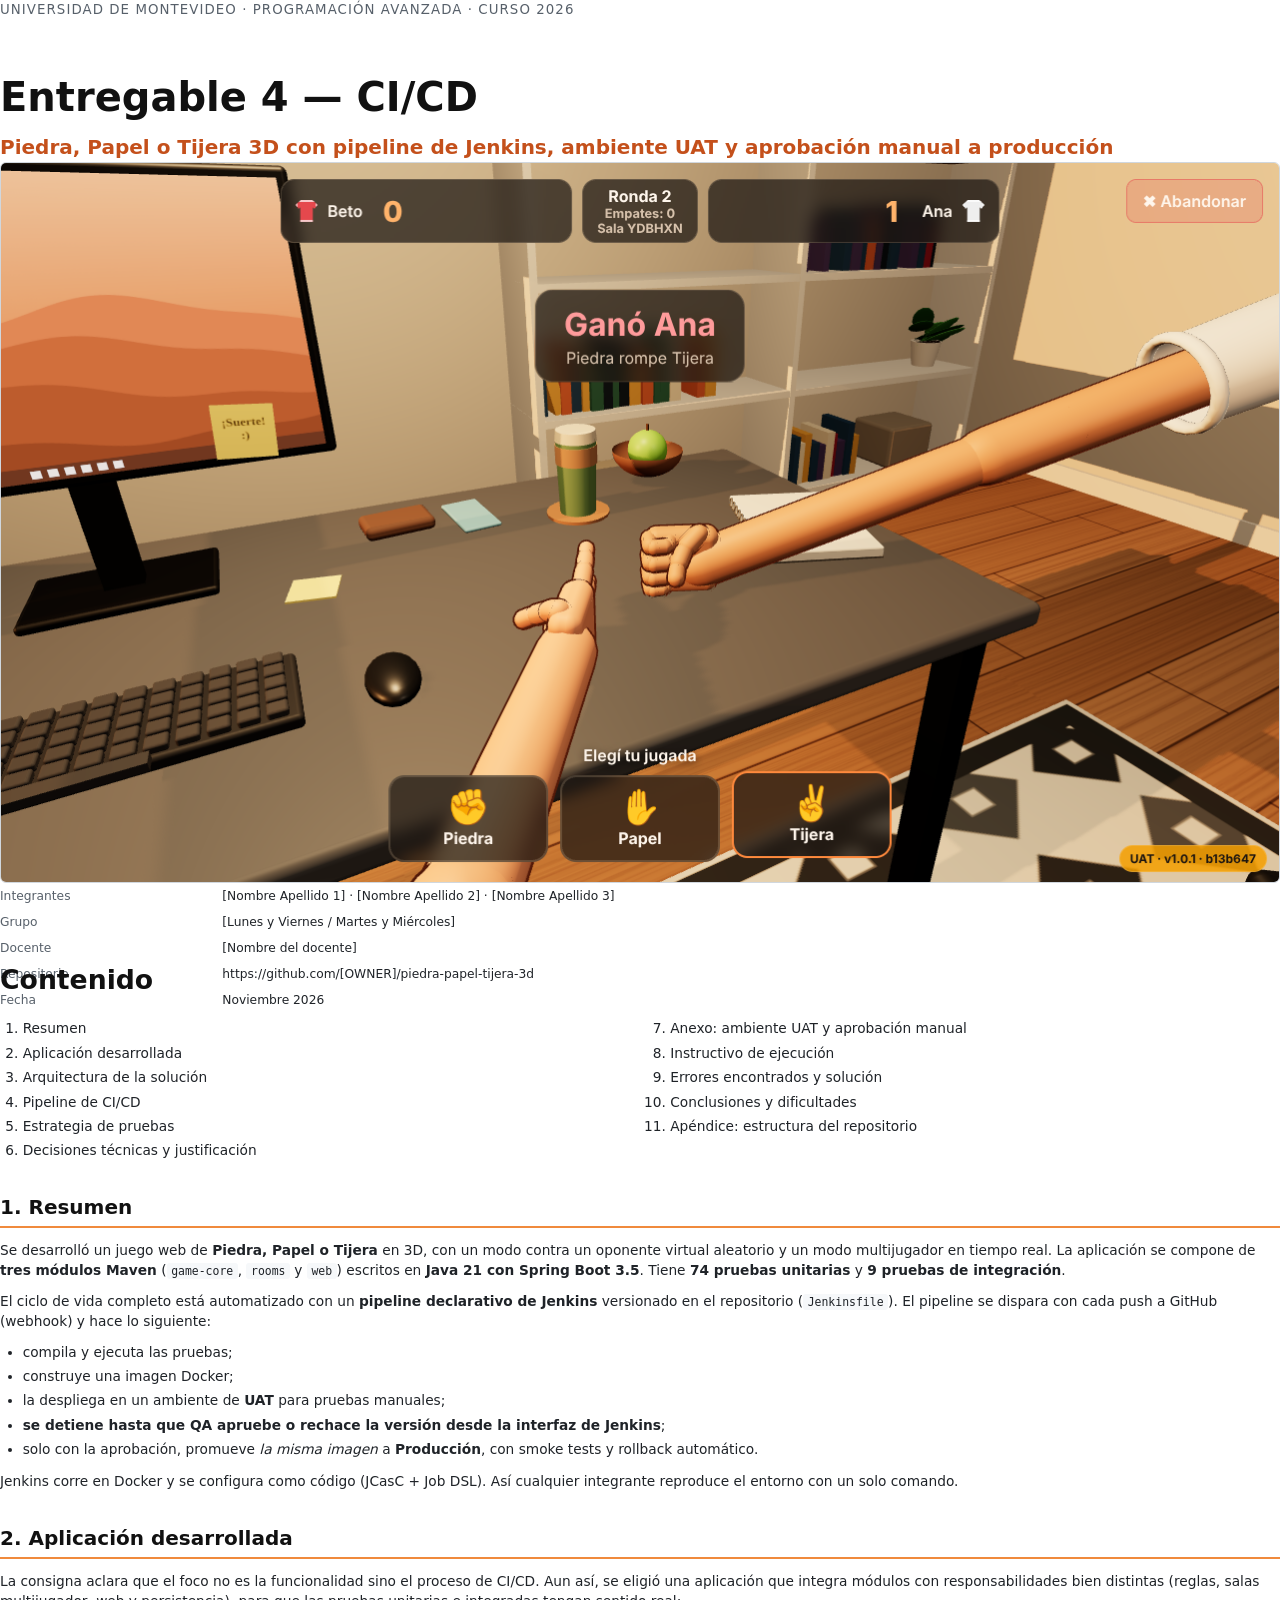
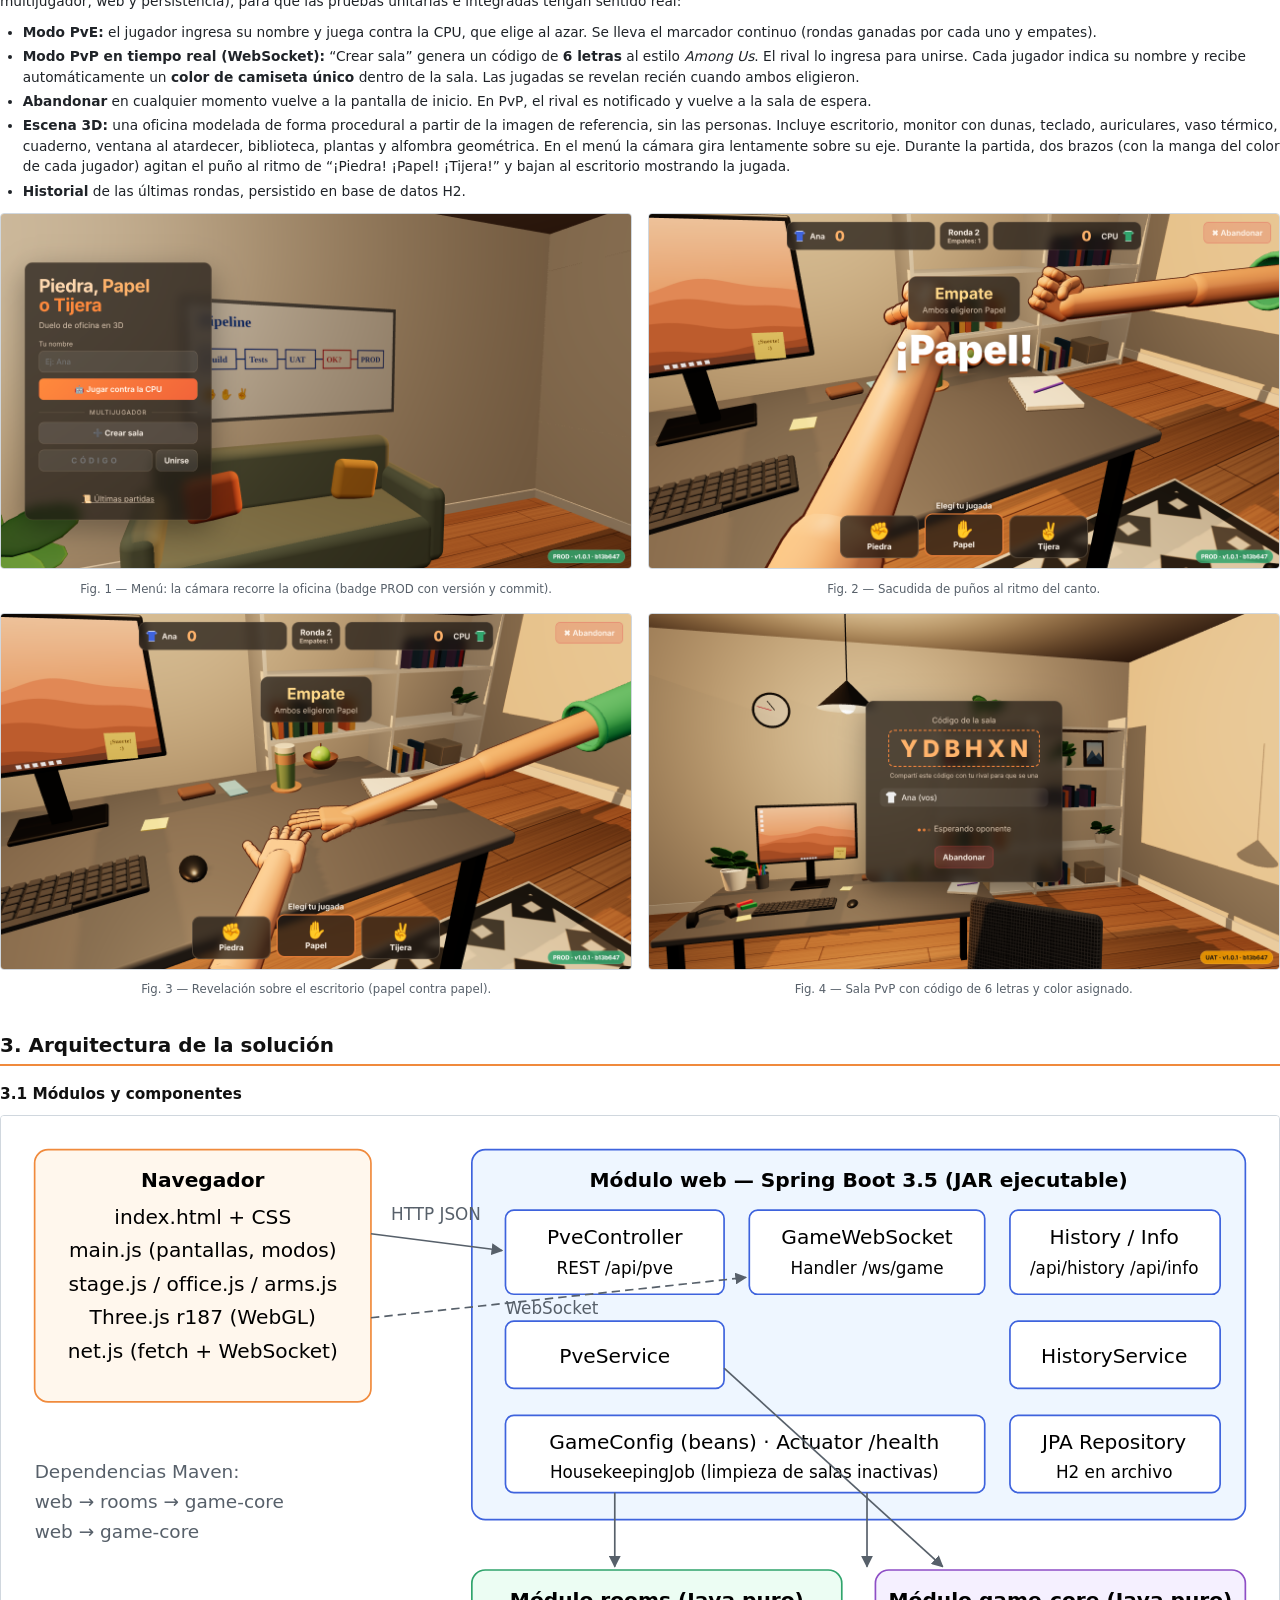
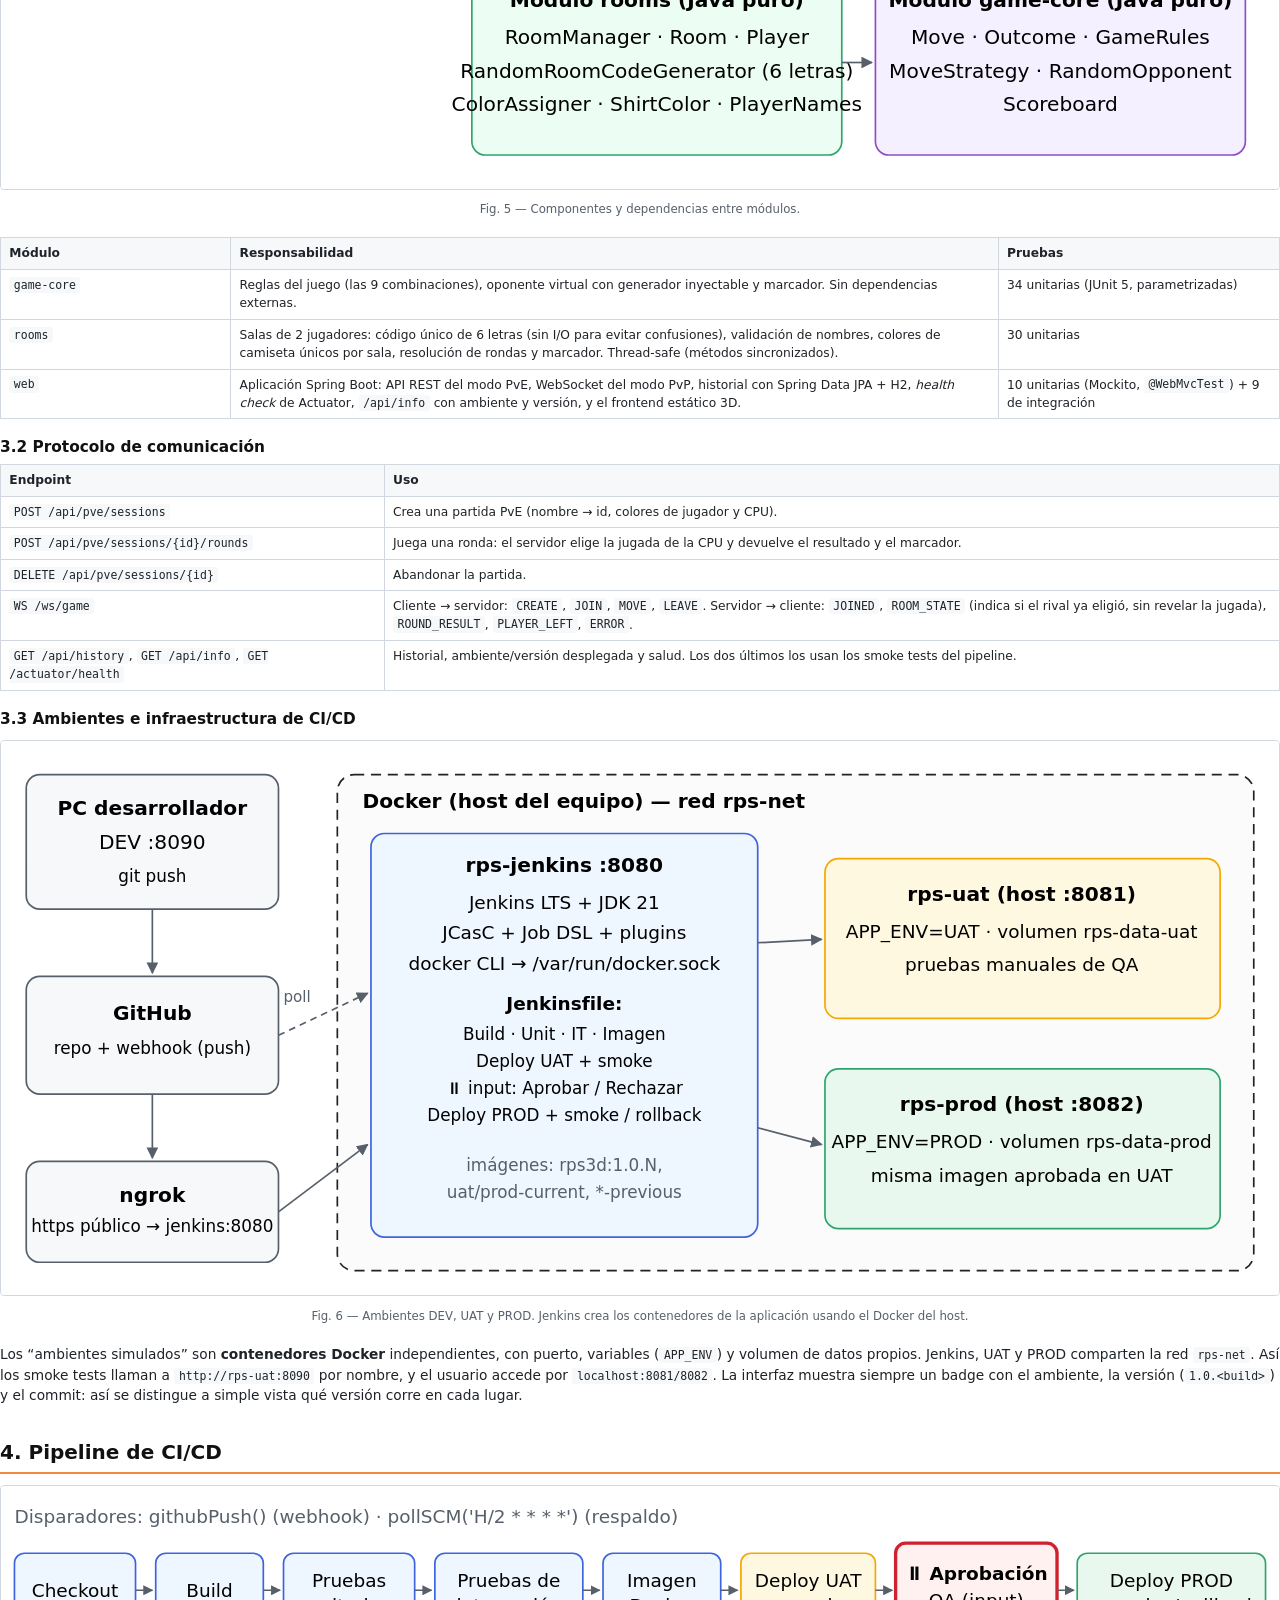
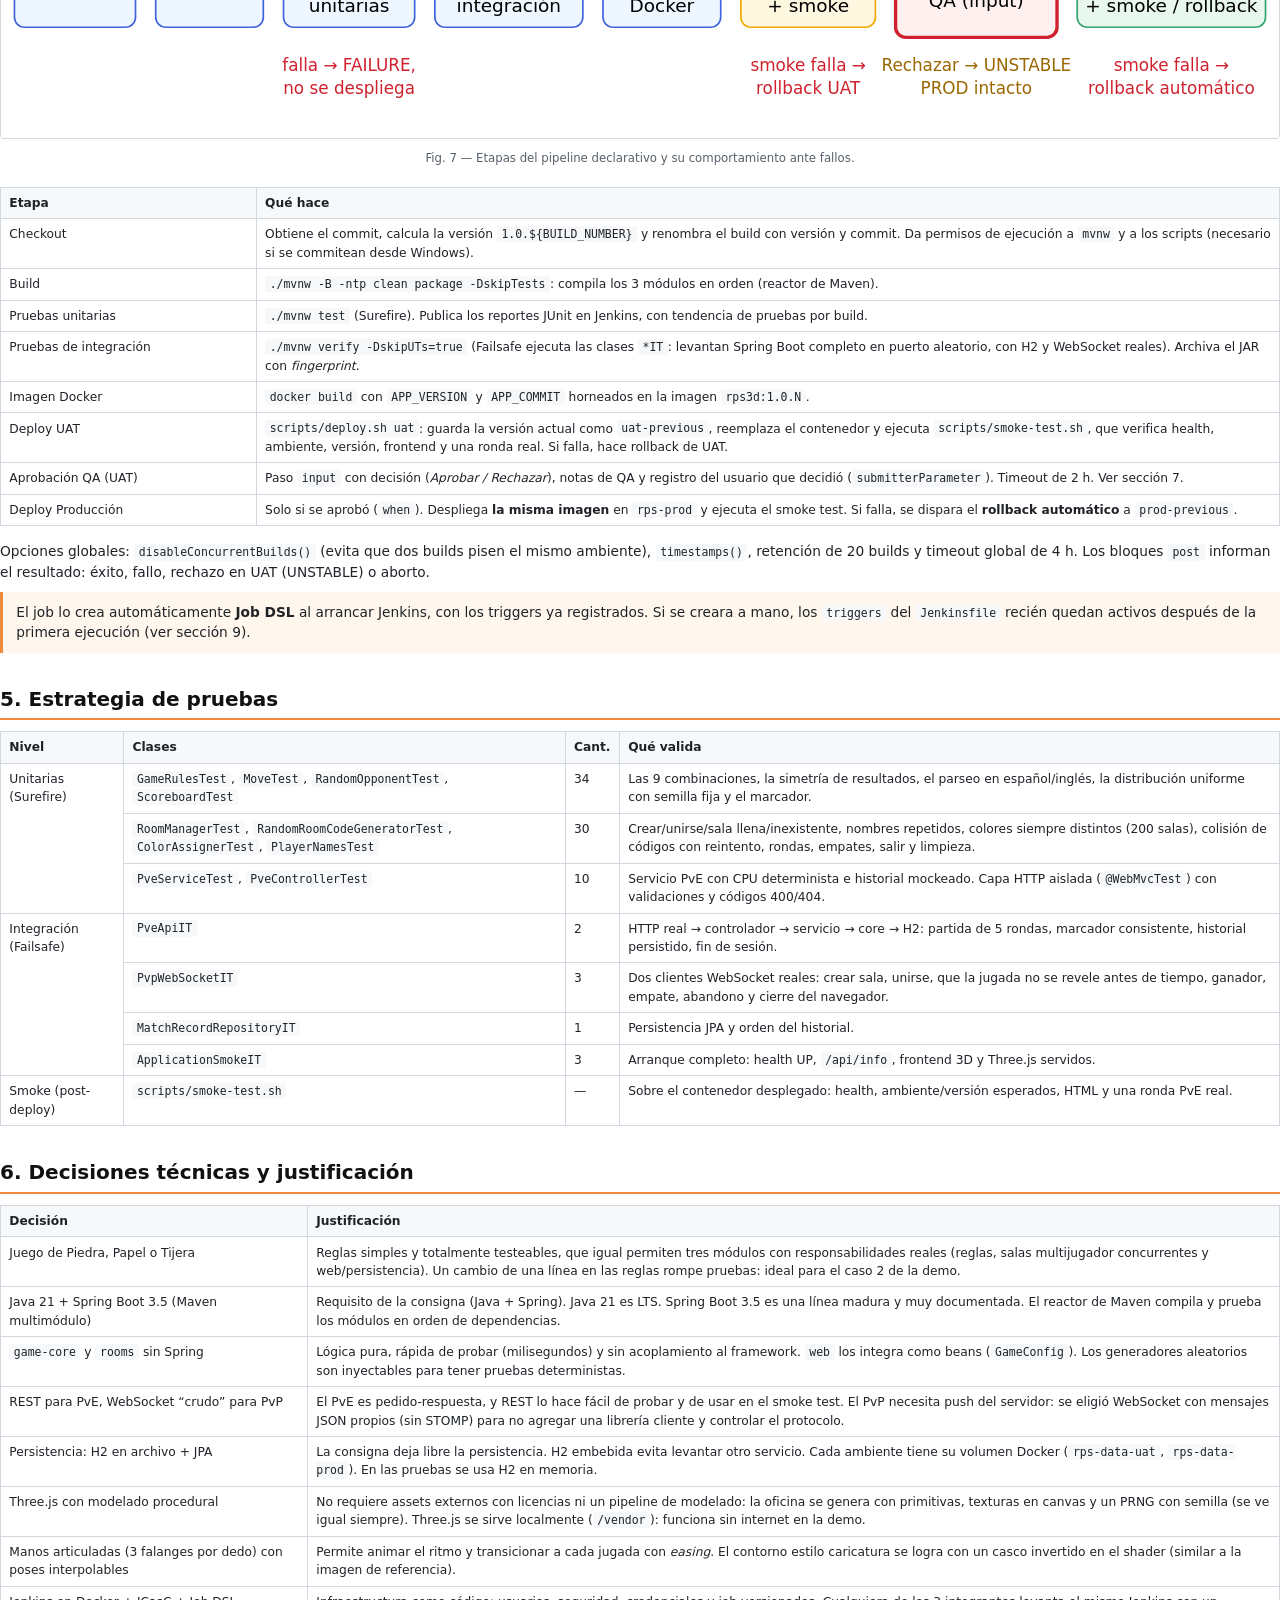
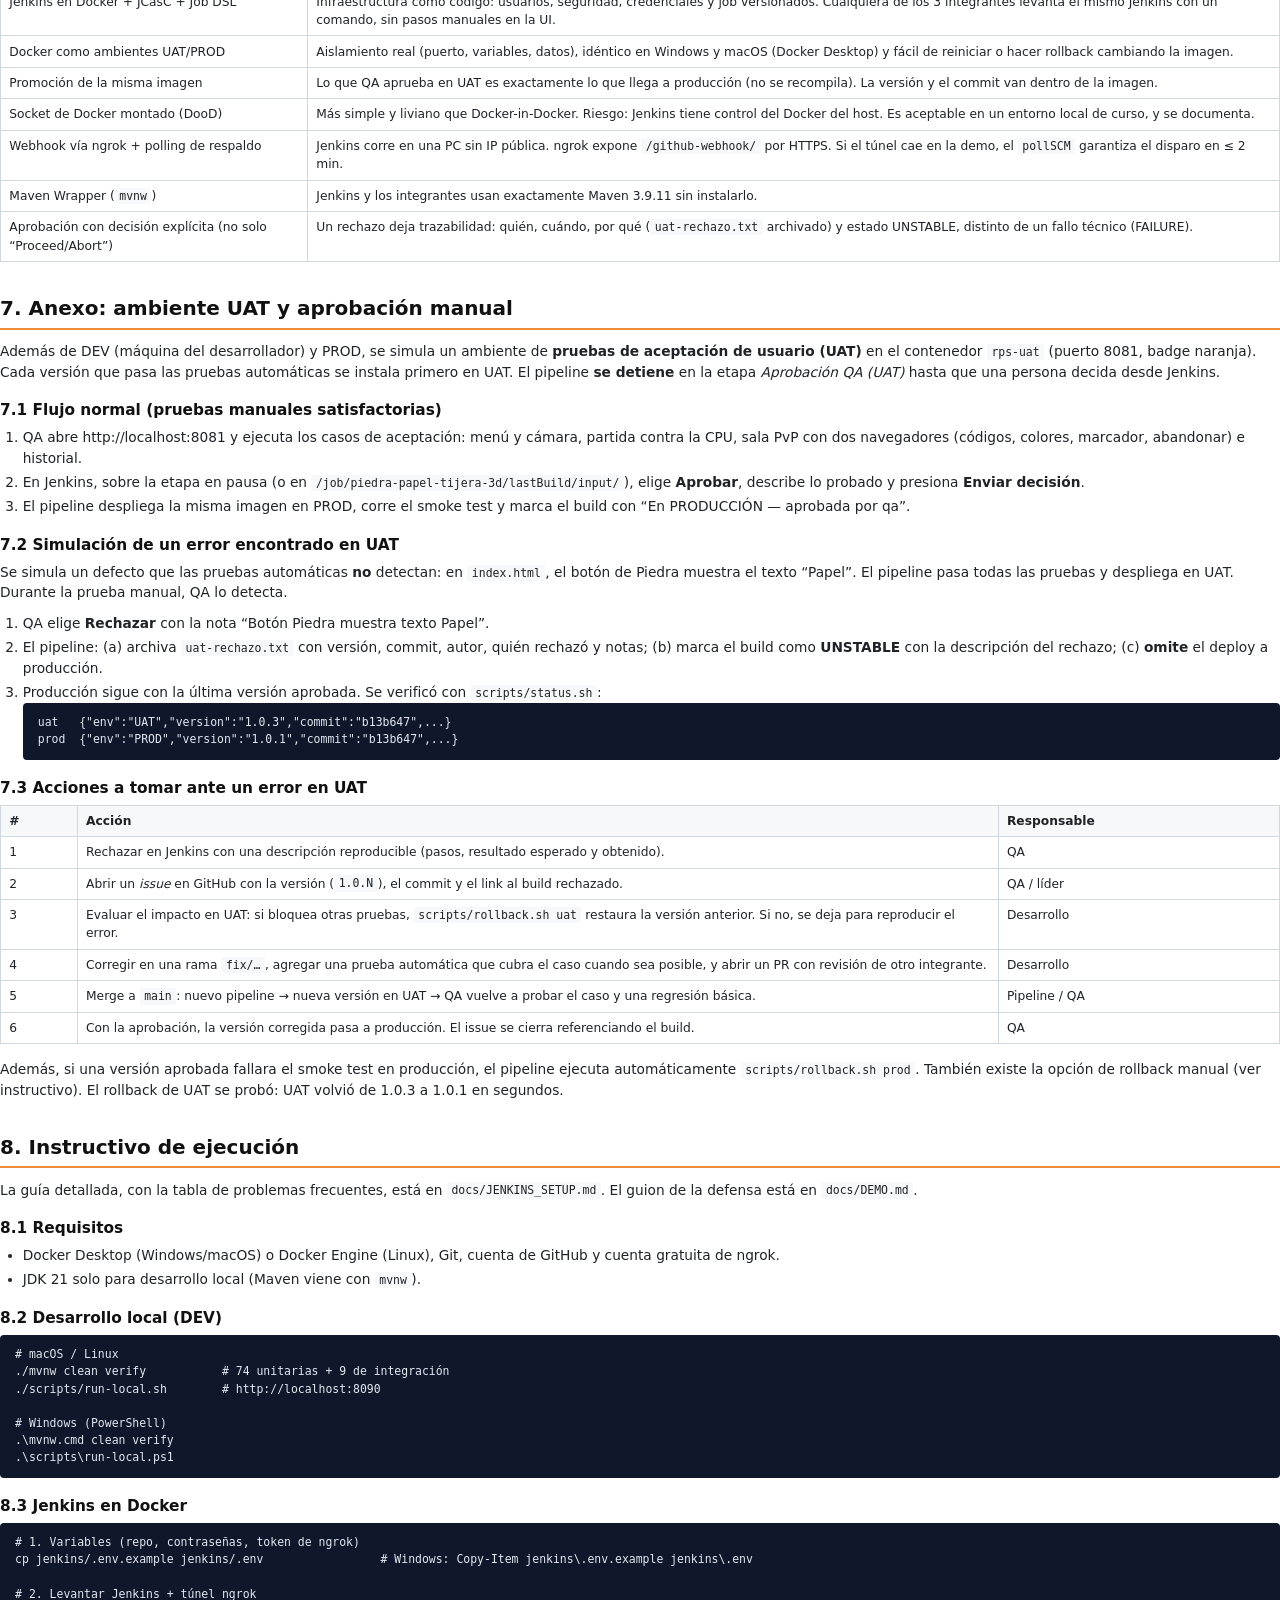
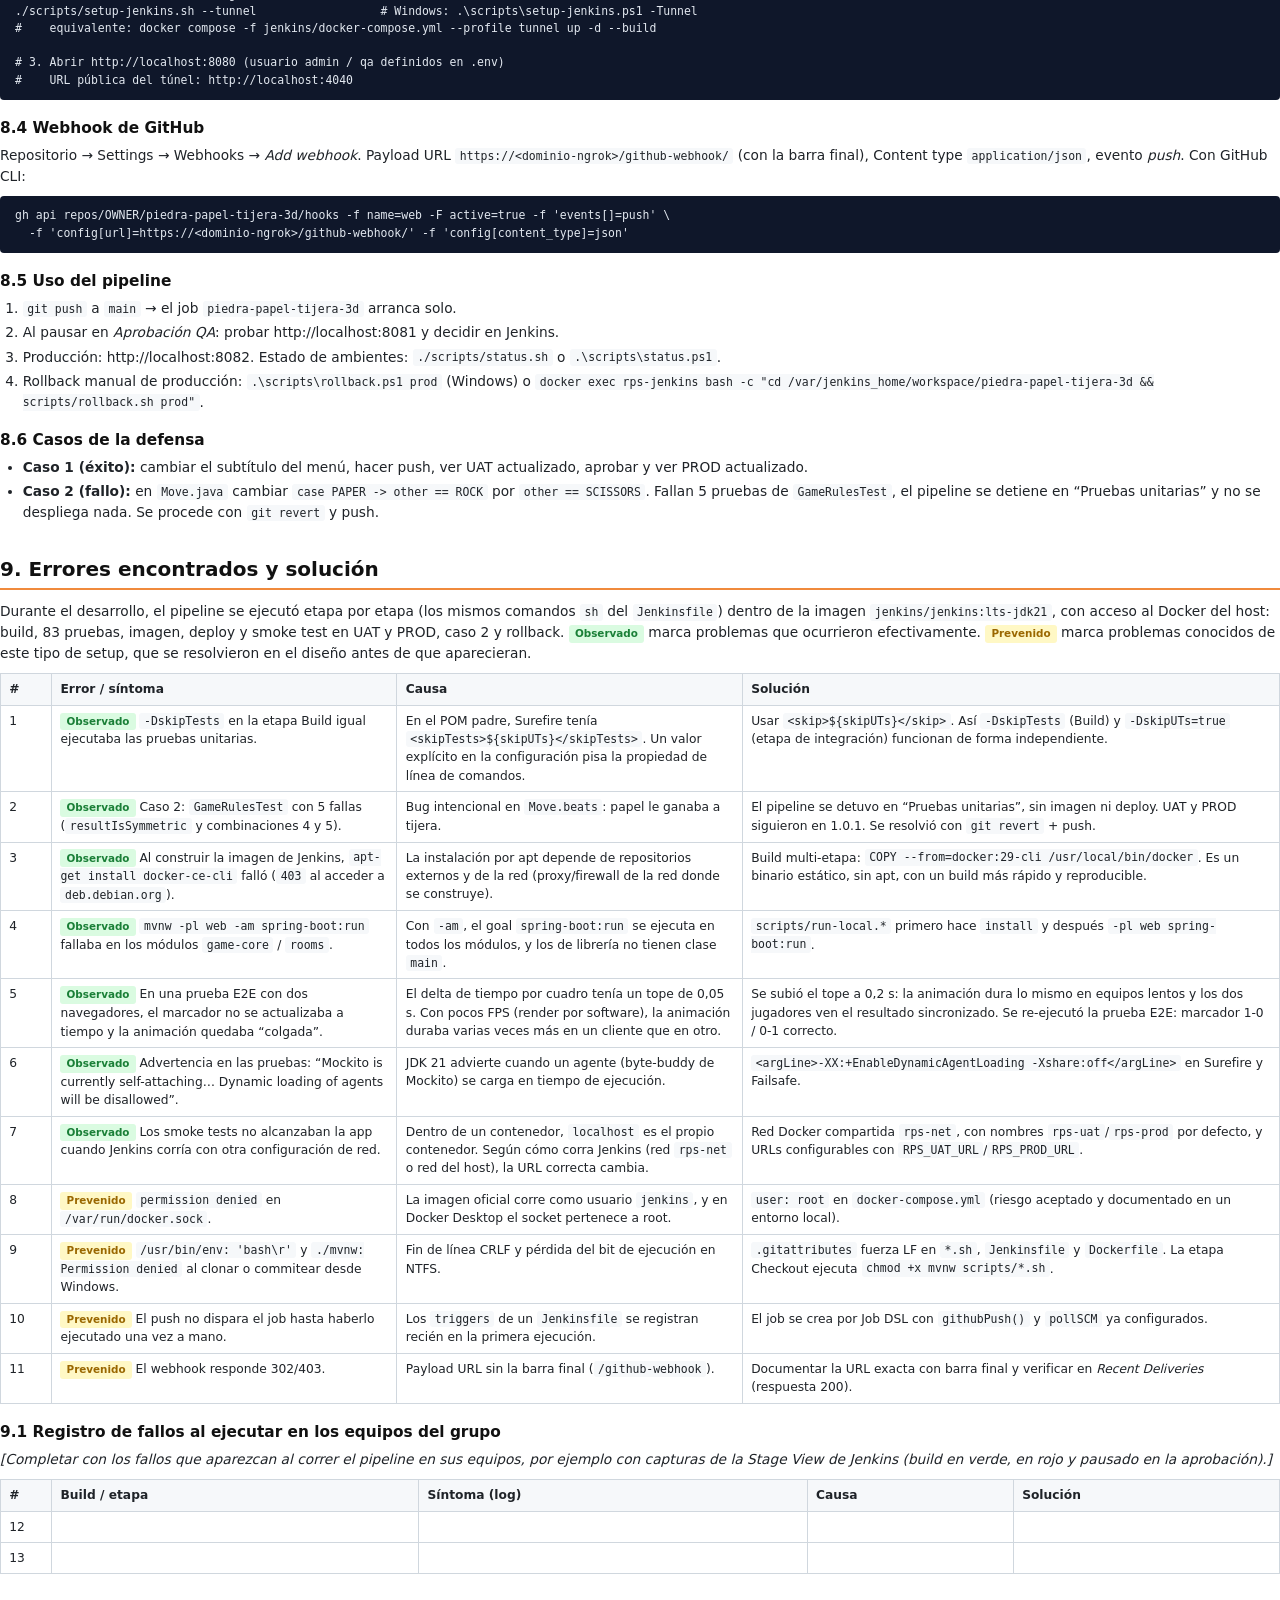
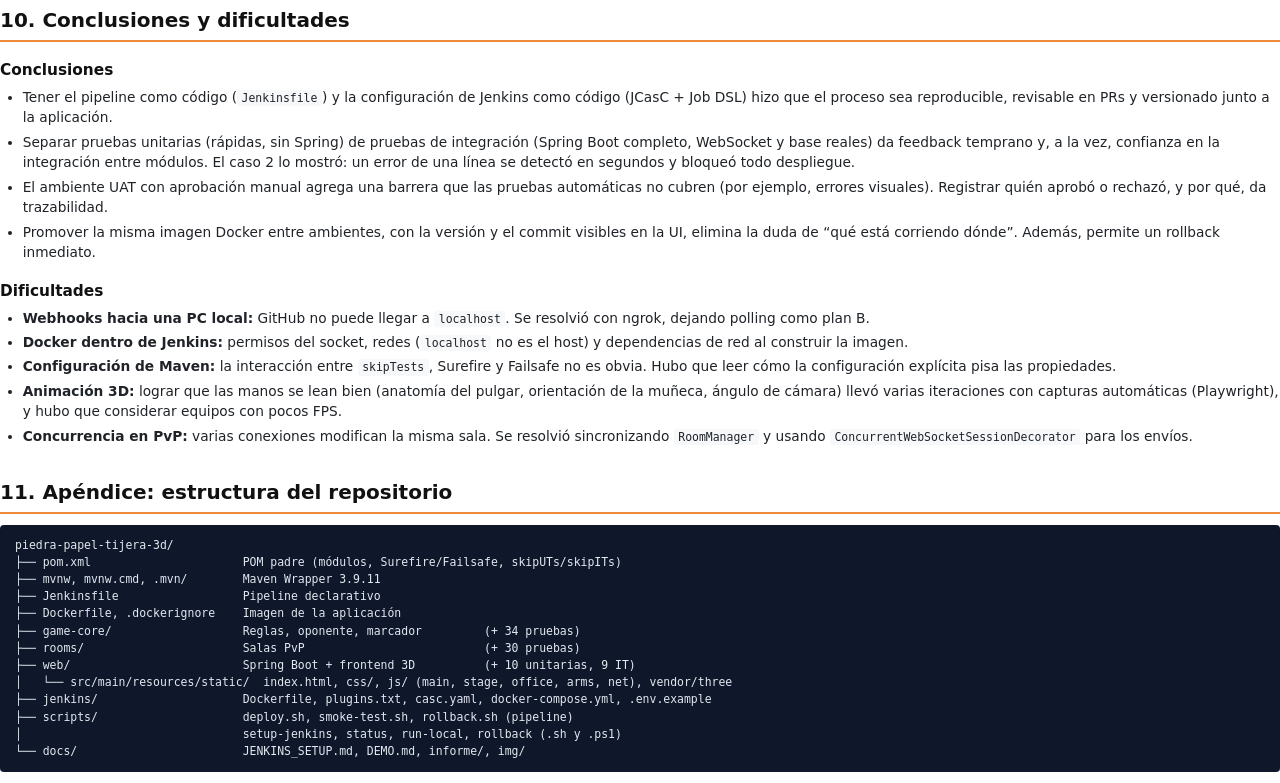
<file: docs/informe/informe.html>
<!doctype html>
<html lang="es">
<head>
<meta charset="utf-8">
<title>Entregable 4 - CI/CD - Informe</title>
<style>
  @page { size: A4; margin: 18mm 16mm 18mm 16mm; }
  :root { --ink:#1f2328; --muted:#57606a; --accent:#c4501b; --accent2:#f08a3c; --line:#d0d7de; --soft:#f6f8fa; --ok:#1a7f37; --warn:#9a6700; --bad:#cf222e; }
  * { box-sizing: border-box; }
  body { font-family: "Inter", "Segoe UI", "DejaVu Sans", Arial, sans-serif; color: var(--ink); font-size: 10.3pt; line-height: 1.5; margin: 0; }
  h1, h2, h3 { line-height: 1.2; color: #111; }
  h1 { font-size: 20pt; margin: 0 0 6mm; }
  h2 { font-size: 15pt; margin: 9mm 0 3mm; padding-bottom: 2mm; border-bottom: 2px solid var(--accent2); break-after: avoid; }
  h3 { font-size: 11.5pt; margin: 5mm 0 2mm; break-after: avoid; }
  p { margin: 0 0 2.6mm; }
  ul, ol { margin: 0 0 3mm; padding-left: 6mm; }
  li { margin-bottom: 1mm; }
  code, pre { font-family: "JetBrains Mono", "DejaVu Sans Mono", Consolas, monospace; font-size: 8.6pt; }
  code { background: var(--soft); padding: 0.3mm 1.2mm; border-radius: 3px; }
  pre { background: #0f172a; color: #e2e8f0; padding: 3mm 4mm; border-radius: 4px; white-space: pre-wrap; word-break: break-word; margin: 0 0 3mm; break-inside: avoid; }
  pre code { background: none; padding: 0; color: inherit; }
  table { width: 100%; border-collapse: collapse; margin: 0 0 4mm; font-size: 9.2pt; break-inside: auto; }
  th, td { border: 1px solid var(--line); padding: 1.6mm 2.2mm; text-align: left; vertical-align: top; }
  th { background: var(--soft); font-weight: 700; }
  tr { break-inside: avoid; }
  figure { margin: 3mm 0 5mm; break-inside: avoid; text-align: center; }
  figure img, figure svg { max-width: 100%; border: 1px solid var(--line); border-radius: 4px; }
  figcaption { font-size: 8.8pt; color: var(--muted); margin-top: 1.5mm; }
  .grid2 { display: grid; grid-template-columns: 1fr 1fr; gap: 4mm; }
  .grid2 figure { margin: 0; }
  .note { border-left: 3px solid var(--accent2); background: #fff7ed; padding: 2.5mm 3.5mm; margin: 0 0 4mm; break-inside: avoid; }
  .tag { display: inline-block; font-size: 7.8pt; font-weight: 700; padding: 0.3mm 1.6mm; border-radius: 3px; white-space: nowrap; }
  .tag.obs { background: #dafbe1; color: var(--ok); }
  .tag.prev { background: #fff8c5; color: var(--warn); }
  .pagebreak { break-before: page; }
  .toc ol { columns: 2; column-gap: 10mm; }

  /* Carátula */
  .cover { height: 255mm; display: flex; flex-direction: column; justify-content: space-between; }
  .cover .top { font-size: 10pt; color: var(--muted); letter-spacing: .08em; text-transform: uppercase; }
  .cover h1 { font-size: 30pt; margin: 0; }
  .cover .sub { font-size: 15pt; color: var(--accent); margin-top: 3mm; font-weight: 600; }
  .cover .hero { width: 100%; border-radius: 6px; border: 1px solid var(--line); }
  .cover table { width: auto; min-width: 60%; }
  .cover td { border: none; padding: 1mm 4mm 1mm 0; }
  .cover td:first-child { color: var(--muted); }
</style>
</head>
<body>

<!-- ===================== CARÁTULA ===================== -->
<section class="cover">
  <div>
    <div class="top">Universidad de Montevideo · Programación Avanzada · Curso 2026</div>
    <h1 style="margin-top:14mm">Entregable 4 — CI/CD</h1>
    <div class="sub">Piedra, Papel o Tijera 3D con pipeline de Jenkins, ambiente UAT y aprobación manual a producción</div>
  </div>
  <img class="hero" src="../img/pvp-resultado.png" alt="Partida multijugador en la oficina 3D">
  <table>
    <tr><td>Integrantes</td><td>[Nombre Apellido 1] · [Nombre Apellido 2] · [Nombre Apellido 3]</td></tr>
    <tr><td>Grupo</td><td>[Lunes y Viernes / Martes y Miércoles]</td></tr>
    <tr><td>Docente</td><td>[Nombre del docente]</td></tr>
    <tr><td>Repositorio</td><td>https://github.com/[OWNER]/piedra-papel-tijera-3d</td></tr>
    <tr><td>Fecha</td><td>Noviembre 2026</td></tr>
  </table>
</section>

<!-- ===================== ÍNDICE ===================== -->
<section class="pagebreak toc">
  <h1>Contenido</h1>
  <ol>
    <li>Resumen</li>
    <li>Aplicación desarrollada</li>
    <li>Arquitectura de la solución</li>
    <li>Pipeline de CI/CD</li>
    <li>Estrategia de pruebas</li>
    <li>Decisiones técnicas y justificación</li>
    <li>Anexo: ambiente UAT y aprobación manual</li>
    <li>Instructivo de ejecución</li>
    <li>Errores encontrados y solución</li>
    <li>Conclusiones y dificultades</li>
    <li>Apéndice: estructura del repositorio</li>
  </ol>

  <h2>1. Resumen</h2>
  <p>Se desarrolló un juego web de <b>Piedra, Papel o Tijera</b> en 3D, con un modo contra un oponente virtual
  aleatorio y un modo multijugador en tiempo real. La aplicación se compone de <b>tres módulos Maven</b>
  (<code>game-core</code>, <code>rooms</code> y <code>web</code>) escritos en <b>Java 21 con Spring Boot 3.5</b>.
  Tiene <b>74 pruebas unitarias</b> y <b>9 pruebas de integración</b>.</p>
  <p>El ciclo de vida completo está automatizado con un <b>pipeline declarativo de Jenkins</b> versionado en el
  repositorio (<code>Jenkinsfile</code>). El pipeline se dispara con cada push a GitHub (webhook) y hace lo siguiente:</p>
  <ul>
    <li>compila y ejecuta las pruebas;</li>
    <li>construye una imagen Docker;</li>
    <li>la despliega en un ambiente de <b>UAT</b> para pruebas manuales;</li>
    <li><b>se detiene hasta que QA apruebe o rechace la versión desde la interfaz de Jenkins</b>;</li>
    <li>solo con la aprobación, promueve <i>la misma imagen</i> a <b>Producción</b>, con smoke tests y rollback automático.</li>
  </ul>
  <p>Jenkins corre en Docker y se configura como código (JCasC + Job DSL). Así cualquier integrante
  reproduce el entorno con un solo comando.</p>

  <h2>2. Aplicación desarrollada</h2>
  <p>La consigna aclara que el foco no es la funcionalidad sino el proceso de CI/CD. Aun así, se eligió una aplicación
  que integra módulos con responsabilidades bien distintas (reglas, salas multijugador, web y persistencia), para que las
  pruebas unitarias e integradas tengan sentido real:</p>
  <ul>
    <li><b>Modo PvE:</b> el jugador ingresa su nombre y juega contra la CPU, que elige al azar. Se lleva el marcador continuo
      (rondas ganadas por cada uno y empates).</li>
    <li><b>Modo PvP en tiempo real (WebSocket):</b> “Crear sala” genera un código de <b>6 letras</b> al estilo
      <i>Among Us</i>. El rival lo ingresa para unirse. Cada jugador indica su nombre y recibe automáticamente un
      <b>color de camiseta único</b> dentro de la sala. Las jugadas se revelan recién cuando ambos eligieron.</li>
    <li><b>Abandonar</b> en cualquier momento vuelve a la pantalla de inicio. En PvP, el rival es notificado y vuelve a la sala de espera.</li>
    <li><b>Escena 3D:</b> una oficina modelada de forma procedural a partir de la imagen de referencia, sin las personas.
      Incluye escritorio, monitor con dunas, teclado, auriculares, vaso térmico, cuaderno, ventana al atardecer,
      biblioteca, plantas y alfombra geométrica. En el menú la cámara gira lentamente sobre su eje. Durante la partida,
      dos brazos (con la manga del color de cada jugador) agitan el puño al ritmo de “¡Piedra! ¡Papel! ¡Tijera!” y bajan
      al escritorio mostrando la jugada.</li>
    <li><b>Historial</b> de las últimas rondas, persistido en base de datos H2.</li>
  </ul>
  <div class="grid2">
    <figure><img src="../img/menu.png"><figcaption>Fig. 1 — Menú: la cámara recorre la oficina (badge PROD con versión y commit).</figcaption></figure>
    <figure><img src="../img/pve-ritmo.png"><figcaption>Fig. 2 — Sacudida de puños al ritmo del canto.</figcaption></figure>
    <figure><img src="../img/pve-resultado.png"><figcaption>Fig. 3 — Revelación sobre el escritorio (papel contra papel).</figcaption></figure>
    <figure><img src="../img/pvp-sala.png"><figcaption>Fig. 4 — Sala PvP con código de 6 letras y color asignado.</figcaption></figure>
  </div>
</section>

<!-- ===================== ARQUITECTURA ===================== -->
<section class="pagebreak">
  <h2>3. Arquitectura de la solución</h2>
  <h3>3.1 Módulos y componentes</h3>
  <figure>
  <svg viewBox="0 0 760 400" xmlns="http://www.w3.org/2000/svg" font-family="DejaVu Sans, Arial" font-size="12">
    <defs>
      <marker id="ar" viewBox="0 0 10 10" refX="9" refY="5" markerWidth="7" markerHeight="7" orient="auto"><path d="M0,0 L10,5 L0,10 z" fill="#57606a"/></marker>
    </defs>
    <rect x="0" y="0" width="760" height="400" fill="#fff"/>
    <!-- navegador -->
    <rect x="20" y="20" width="200" height="150" rx="8" fill="#fff7ed" stroke="#f08a3c"/>
    <text x="120" y="42" text-anchor="middle" font-weight="bold">Navegador</text>
    <text x="120" y="64" text-anchor="middle">index.html + CSS</text>
    <text x="120" y="84" text-anchor="middle">main.js (pantallas, modos)</text>
    <text x="120" y="104" text-anchor="middle">stage.js / office.js / arms.js</text>
    <text x="120" y="124" text-anchor="middle">Three.js r187 (WebGL)</text>
    <text x="120" y="144" text-anchor="middle">net.js (fetch + WebSocket)</text>
    <!-- web module -->
    <rect x="280" y="20" width="460" height="220" rx="8" fill="#eef6ff" stroke="#3e63dd"/>
    <text x="510" y="42" text-anchor="middle" font-weight="bold">Módulo web — Spring Boot 3.5 (JAR ejecutable)</text>
    <rect x="300" y="56" width="130" height="50" rx="5" fill="#fff" stroke="#3e63dd"/><text x="365" y="76" text-anchor="middle">PveController</text><text x="365" y="94" text-anchor="middle" font-size="10">REST /api/pve</text>
    <rect x="445" y="56" width="140" height="50" rx="5" fill="#fff" stroke="#3e63dd"/><text x="515" y="76" text-anchor="middle">GameWebSocket</text><text x="515" y="94" text-anchor="middle" font-size="10">Handler /ws/game</text>
    <rect x="600" y="56" width="125" height="50" rx="5" fill="#fff" stroke="#3e63dd"/><text x="662" y="76" text-anchor="middle">History / Info</text><text x="662" y="94" text-anchor="middle" font-size="10">/api/history /api/info</text>
    <rect x="300" y="122" width="130" height="40" rx="5" fill="#fff" stroke="#3e63dd"/><text x="365" y="147" text-anchor="middle">PveService</text>
    <rect x="600" y="122" width="125" height="40" rx="5" fill="#fff" stroke="#3e63dd"/><text x="662" y="147" text-anchor="middle">HistoryService</text>
    <rect x="600" y="178" width="125" height="46" rx="5" fill="#fff" stroke="#3e63dd"/><text x="662" y="198" text-anchor="middle">JPA Repository</text><text x="662" y="215" text-anchor="middle" font-size="10">H2 en archivo</text>
    <rect x="300" y="178" width="285" height="46" rx="5" fill="#fff" stroke="#3e63dd"/><text x="442" y="198" text-anchor="middle">GameConfig (beans) · Actuator /health</text><text x="442" y="215" text-anchor="middle" font-size="10">HousekeepingJob (limpieza de salas inactivas)</text>
    <!-- rooms + core -->
    <rect x="280" y="270" width="220" height="110" rx="8" fill="#ecfdf3" stroke="#30a46c"/>
    <text x="390" y="292" text-anchor="middle" font-weight="bold">Módulo rooms (Java puro)</text>
    <text x="390" y="314" text-anchor="middle">RoomManager · Room · Player</text>
    <text x="390" y="334" text-anchor="middle">RandomRoomCodeGenerator (6 letras)</text>
    <text x="390" y="354" text-anchor="middle">ColorAssigner · ShirtColor · PlayerNames</text>
    <rect x="520" y="270" width="220" height="110" rx="8" fill="#f5f0ff" stroke="#8e4ec6"/>
    <text x="630" y="292" text-anchor="middle" font-weight="bold">Módulo game-core (Java puro)</text>
    <text x="630" y="314" text-anchor="middle">Move · Outcome · GameRules</text>
    <text x="630" y="334" text-anchor="middle">MoveStrategy · RandomOpponent</text>
    <text x="630" y="354" text-anchor="middle">Scoreboard</text>
    <!-- flechas -->
    <line x1="220" y1="70" x2="298" y2="80" stroke="#57606a" marker-end="url(#ar)"/><text x="232" y="62" font-size="10" fill="#57606a">HTTP JSON</text>
    <line x1="220" y1="120" x2="443" y2="96" stroke="#57606a" marker-end="url(#ar)" stroke-dasharray="5 3"/><text x="300" y="118" font-size="10" fill="#57606a">WebSocket</text>
    <line x1="365" y1="224" x2="365" y2="268" stroke="#57606a" marker-end="url(#ar)"/>
    <line x1="515" y1="224" x2="515" y2="268" stroke="#57606a" marker-end="url(#ar)"/>
    <line x1="500" y1="325" x2="518" y2="325" stroke="#57606a" marker-end="url(#ar)"/>
    <line x1="430" y1="150" x2="560" y2="268" stroke="#57606a" marker-end="url(#ar)"/>
    <text x="20" y="215" font-size="11" fill="#57606a">Dependencias Maven:</text>
    <text x="20" y="233" font-size="11" fill="#57606a">web → rooms → game-core</text>
    <text x="20" y="251" font-size="11" fill="#57606a">web → game-core</text>
  </svg>
  <figcaption>Fig. 5 — Componentes y dependencias entre módulos.</figcaption>
  </figure>

  <table>
    <tr><th style="width:18%">Módulo</th><th>Responsabilidad</th><th style="width:22%">Pruebas</th></tr>
    <tr><td><code>game-core</code></td><td>Reglas del juego (las 9 combinaciones), oponente virtual con generador inyectable y marcador. Sin dependencias externas.</td><td>34 unitarias (JUnit 5, parametrizadas)</td></tr>
    <tr><td><code>rooms</code></td><td>Salas de 2 jugadores: código único de 6 letras (sin I/O para evitar confusiones), validación de nombres, colores de camiseta únicos por sala, resolución de rondas y marcador. Thread-safe (métodos sincronizados).</td><td>30 unitarias</td></tr>
    <tr><td><code>web</code></td><td>Aplicación Spring Boot: API REST del modo PvE, WebSocket del modo PvP, historial con Spring Data JPA + H2, <i>health check</i> de Actuator, <code>/api/info</code> con ambiente y versión, y el frontend estático 3D.</td><td>10 unitarias (Mockito, <code>@WebMvcTest</code>) + 9 de integración</td></tr>
  </table>

  <h3>3.2 Protocolo de comunicación</h3>
  <table>
    <tr><th style="width:30%">Endpoint</th><th>Uso</th></tr>
    <tr><td><code>POST /api/pve/sessions</code></td><td>Crea una partida PvE (nombre → id, colores de jugador y CPU).</td></tr>
    <tr><td><code>POST /api/pve/sessions/{id}/rounds</code></td><td>Juega una ronda: el servidor elige la jugada de la CPU y devuelve el resultado y el marcador.</td></tr>
    <tr><td><code>DELETE /api/pve/sessions/{id}</code></td><td>Abandonar la partida.</td></tr>
    <tr><td><code>WS /ws/game</code></td><td>Cliente → servidor: <code>CREATE</code>, <code>JOIN</code>, <code>MOVE</code>, <code>LEAVE</code>.
      Servidor → cliente: <code>JOINED</code>, <code>ROOM_STATE</code> (indica si el rival ya eligió, sin revelar la jugada),
      <code>ROUND_RESULT</code>, <code>PLAYER_LEFT</code>, <code>ERROR</code>.</td></tr>
    <tr><td><code>GET /api/history</code>, <code>GET /api/info</code>, <code>GET /actuator/health</code></td><td>Historial, ambiente/versión desplegada y salud. Los dos últimos los usan los smoke tests del pipeline.</td></tr>
  </table>

  <h3>3.3 Ambientes e infraestructura de CI/CD</h3>
  <figure>
  <svg viewBox="0 0 760 330" xmlns="http://www.w3.org/2000/svg" font-family="DejaVu Sans, Arial" font-size="12">
    <defs><marker id="a2" viewBox="0 0 10 10" refX="9" refY="5" markerWidth="7" markerHeight="7" orient="auto"><path d="M0,0 L10,5 L0,10 z" fill="#57606a"/></marker></defs>
    <rect width="760" height="330" fill="#fff"/>
    <rect x="15" y="20" width="150" height="80" rx="8" fill="#f6f8fa" stroke="#57606a"/>
    <text x="90" y="44" text-anchor="middle" font-weight="bold">PC desarrollador</text>
    <text x="90" y="64" text-anchor="middle">DEV :8090</text>
    <text x="90" y="84" text-anchor="middle" font-size="10">git push</text>
    <rect x="15" y="140" width="150" height="70" rx="8" fill="#f6f8fa" stroke="#57606a"/>
    <text x="90" y="166" text-anchor="middle" font-weight="bold">GitHub</text>
    <text x="90" y="186" text-anchor="middle" font-size="10">repo + webhook (push)</text>
    <rect x="15" y="250" width="150" height="60" rx="8" fill="#f6f8fa" stroke="#57606a"/>
    <text x="90" y="274" text-anchor="middle" font-weight="bold">ngrok</text>
    <text x="90" y="292" text-anchor="middle" font-size="10">https público → jenkins:8080</text>
    <rect x="200" y="20" width="545" height="295" rx="10" fill="#fbfbfb" stroke="#1f2328" stroke-dasharray="6 4"/>
    <text x="215" y="40" font-weight="bold">Docker (host del equipo) — red rps-net</text>
    <rect x="220" y="55" width="230" height="240" rx="8" fill="#eef6ff" stroke="#3e63dd"/>
    <text x="335" y="78" text-anchor="middle" font-weight="bold">rps-jenkins :8080</text>
    <text x="335" y="100" text-anchor="middle" font-size="11">Jenkins LTS + JDK 21</text>
    <text x="335" y="118" text-anchor="middle" font-size="11">JCasC + Job DSL + plugins</text>
    <text x="335" y="136" text-anchor="middle" font-size="11">docker CLI → /var/run/docker.sock</text>
    <text x="335" y="160" text-anchor="middle" font-size="11" font-weight="bold">Jenkinsfile:</text>
    <text x="335" y="178" text-anchor="middle" font-size="10">Build · Unit · IT · Imagen</text>
    <text x="335" y="194" text-anchor="middle" font-size="10">Deploy UAT + smoke</text>
    <text x="335" y="210" text-anchor="middle" font-size="10">⏸ input: Aprobar / Rechazar</text>
    <text x="335" y="226" text-anchor="middle" font-size="10">Deploy PROD + smoke / rollback</text>
    <text x="335" y="256" text-anchor="middle" font-size="10" fill="#57606a">imágenes: rps3d:1.0.N,</text>
    <text x="335" y="272" text-anchor="middle" font-size="10" fill="#57606a">uat/prod-current, *-previous</text>
    <rect x="490" y="70" width="235" height="95" rx="8" fill="#fff8e1" stroke="#f5a700"/>
    <text x="607" y="95" text-anchor="middle" font-weight="bold">rps-uat  (host :8081)</text>
    <text x="607" y="117" text-anchor="middle" font-size="11">APP_ENV=UAT · volumen rps-data-uat</text>
    <text x="607" y="137" text-anchor="middle" font-size="11">pruebas manuales de QA</text>
    <rect x="490" y="195" width="235" height="95" rx="8" fill="#e9f8ef" stroke="#30a46c"/>
    <text x="607" y="220" text-anchor="middle" font-weight="bold">rps-prod (host :8082)</text>
    <text x="607" y="242" text-anchor="middle" font-size="11">APP_ENV=PROD · volumen rps-data-prod</text>
    <text x="607" y="262" text-anchor="middle" font-size="11">misma imagen aprobada en UAT</text>
    <line x1="90" y1="100" x2="90" y2="138" stroke="#57606a" marker-end="url(#a2)"/>
    <line x1="90" y1="210" x2="90" y2="248" stroke="#57606a" marker-end="url(#a2)"/>
    <line x1="165" y1="280" x2="218" y2="240" stroke="#57606a" marker-end="url(#a2)"/>
    <line x1="165" y1="175" x2="218" y2="150" stroke="#57606a" marker-end="url(#a2)" stroke-dasharray="4 3"/>
    <text x="168" y="155" font-size="9" fill="#57606a">poll</text>
    <line x1="450" y1="120" x2="488" y2="118" stroke="#57606a" marker-end="url(#a2)"/>
    <line x1="450" y1="230" x2="488" y2="240" stroke="#57606a" marker-end="url(#a2)"/>
  </svg>
  <figcaption>Fig. 6 — Ambientes DEV, UAT y PROD. Jenkins crea los contenedores de la aplicación usando el Docker del host.</figcaption>
  </figure>
  <p>Los “ambientes simulados” son <b>contenedores Docker</b> independientes, con puerto, variables (<code>APP_ENV</code>) y volumen
  de datos propios. Jenkins, UAT y PROD comparten la red <code>rps-net</code>. Así los smoke tests llaman a
  <code>http://rps-uat:8090</code> por nombre, y el usuario accede por <code>localhost:8081/8082</code>.
  La interfaz muestra siempre un badge con el ambiente, la versión (<code>1.0.&lt;build&gt;</code>) y el commit: así se distingue
  a simple vista qué versión corre en cada lugar.</p>
</section>

<!-- ===================== PIPELINE ===================== -->
<section class="pagebreak">
  <h2>4. Pipeline de CI/CD</h2>
  <figure>
  <svg viewBox="0 0 760 150" xmlns="http://www.w3.org/2000/svg" font-family="DejaVu Sans, Arial" font-size="11">
    <defs><marker id="a3" viewBox="0 0 10 10" refX="9" refY="5" markerWidth="6" markerHeight="6" orient="auto"><path d="M0,0 L10,5 L0,10 z" fill="#57606a"/></marker></defs>
    <rect width="760" height="150" fill="#fff"/>
    <g>
      <rect x="8" y="40" width="72" height="44" rx="6" fill="#eef6ff" stroke="#3e63dd"/><text x="44" y="66" text-anchor="middle">Checkout</text>
      <rect x="92" y="40" width="64" height="44" rx="6" fill="#eef6ff" stroke="#3e63dd"/><text x="124" y="66" text-anchor="middle">Build</text>
      <rect x="168" y="40" width="78" height="44" rx="6" fill="#eef6ff" stroke="#3e63dd"/><text x="207" y="60" text-anchor="middle">Pruebas</text><text x="207" y="75" text-anchor="middle">unitarias</text>
      <rect x="258" y="40" width="88" height="44" rx="6" fill="#eef6ff" stroke="#3e63dd"/><text x="302" y="60" text-anchor="middle">Pruebas de</text><text x="302" y="75" text-anchor="middle">integración</text>
      <rect x="358" y="40" width="70" height="44" rx="6" fill="#eef6ff" stroke="#3e63dd"/><text x="393" y="60" text-anchor="middle">Imagen</text><text x="393" y="75" text-anchor="middle">Docker</text>
      <rect x="440" y="40" width="80" height="44" rx="6" fill="#fff8e1" stroke="#f5a700"/><text x="480" y="60" text-anchor="middle">Deploy UAT</text><text x="480" y="75" text-anchor="middle">+ smoke</text>
      <rect x="532" y="34" width="96" height="56" rx="6" fill="#fff1f0" stroke="#cf222e" stroke-width="2"/><text x="580" y="56" text-anchor="middle" font-weight="bold">⏸ Aprobación</text><text x="580" y="72" text-anchor="middle">QA (input)</text>
      <rect x="640" y="40" width="112" height="44" rx="6" fill="#e9f8ef" stroke="#30a46c"/><text x="696" y="60" text-anchor="middle">Deploy PROD</text><text x="696" y="75" text-anchor="middle">+ smoke / rollback</text>
      <g stroke="#57606a" marker-end="url(#a3)">
        <line x1="80" y1="62" x2="90" y2="62"/><line x1="156" y1="62" x2="166" y2="62"/><line x1="246" y1="62" x2="256" y2="62"/>
        <line x1="346" y1="62" x2="356" y2="62"/><line x1="428" y1="62" x2="438" y2="62"/><line x1="520" y1="62" x2="530" y2="62"/><line x1="628" y1="62" x2="638" y2="62"/>
      </g>
      <text x="207" y="110" text-anchor="middle" fill="#cf222e" font-size="10">falla → FAILURE,</text>
      <text x="207" y="124" text-anchor="middle" fill="#cf222e" font-size="10">no se despliega</text>
      <text x="480" y="110" text-anchor="middle" fill="#cf222e" font-size="10">smoke falla →</text>
      <text x="480" y="124" text-anchor="middle" fill="#cf222e" font-size="10">rollback UAT</text>
      <text x="580" y="110" text-anchor="middle" fill="#9a6700" font-size="10">Rechazar → UNSTABLE</text>
      <text x="580" y="124" text-anchor="middle" fill="#9a6700" font-size="10">PROD intacto</text>
      <text x="696" y="110" text-anchor="middle" fill="#cf222e" font-size="10">smoke falla →</text>
      <text x="696" y="124" text-anchor="middle" fill="#cf222e" font-size="10">rollback automático</text>
      <text x="8" y="22" fill="#57606a">Disparadores: githubPush() (webhook) · pollSCM('H/2 * * * *') (respaldo)</text>
    </g>
  </svg>
  <figcaption>Fig. 7 — Etapas del pipeline declarativo y su comportamiento ante fallos.</figcaption>
  </figure>

  <table>
    <tr><th style="width:20%">Etapa</th><th>Qué hace</th></tr>
    <tr><td>Checkout</td><td>Obtiene el commit, calcula la versión <code>1.0.${BUILD_NUMBER}</code> y renombra el build con versión y commit. Da permisos de ejecución a <code>mvnw</code> y a los scripts (necesario si se commitean desde Windows).</td></tr>
    <tr><td>Build</td><td><code>./mvnw -B -ntp clean package -DskipTests</code>: compila los 3 módulos en orden (reactor de Maven).</td></tr>
    <tr><td>Pruebas unitarias</td><td><code>./mvnw test</code> (Surefire). Publica los reportes JUnit en Jenkins, con tendencia de pruebas por build.</td></tr>
    <tr><td>Pruebas de integración</td><td><code>./mvnw verify -DskipUTs=true</code> (Failsafe ejecuta las clases <code>*IT</code>: levantan Spring Boot completo en puerto aleatorio, con H2 y WebSocket reales). Archiva el JAR con <i>fingerprint</i>.</td></tr>
    <tr><td>Imagen Docker</td><td><code>docker build</code> con <code>APP_VERSION</code> y <code>APP_COMMIT</code> horneados en la imagen <code>rps3d:1.0.N</code>.</td></tr>
    <tr><td>Deploy UAT</td><td><code>scripts/deploy.sh uat</code>: guarda la versión actual como <code>uat-previous</code>, reemplaza el contenedor y ejecuta <code>scripts/smoke-test.sh</code>, que verifica health, ambiente, versión, frontend y una ronda real. Si falla, hace rollback de UAT.</td></tr>
    <tr><td>Aprobación QA (UAT)</td><td>Paso <code>input</code> con decisión (<i>Aprobar / Rechazar</i>), notas de QA y registro del usuario que decidió (<code>submitterParameter</code>). Timeout de 2 h. Ver sección 7.</td></tr>
    <tr><td>Deploy Producción</td><td>Solo si se aprobó (<code>when</code>). Despliega <b>la misma imagen</b> en <code>rps-prod</code> y ejecuta el smoke test. Si falla, se dispara el <b>rollback automático</b> a <code>prod-previous</code>.</td></tr>
  </table>
  <p>Opciones globales: <code>disableConcurrentBuilds()</code> (evita que dos builds pisen el mismo ambiente),
  <code>timestamps()</code>, retención de 20 builds y timeout global de 4 h. Los bloques <code>post</code> informan el
  resultado: éxito, fallo, rechazo en UAT (UNSTABLE) o aborto.</p>
  <div class="note">El job lo crea automáticamente <b>Job DSL</b> al arrancar Jenkins, con los triggers ya registrados.
  Si se creara a mano, los <code>triggers</code> del <code>Jenkinsfile</code> recién quedan activos después de la primera
  ejecución (ver sección 9).</div>

  <h2>5. Estrategia de pruebas</h2>
  <table>
    <tr><th>Nivel</th><th>Clases</th><th>Cant.</th><th>Qué valida</th></tr>
    <tr><td rowspan="3">Unitarias (Surefire)</td><td><code>GameRulesTest</code>, <code>MoveTest</code>, <code>RandomOpponentTest</code>, <code>ScoreboardTest</code></td><td>34</td><td>Las 9 combinaciones, la simetría de resultados, el parseo en español/inglés, la distribución uniforme con semilla fija y el marcador.</td></tr>
    <tr><td><code>RoomManagerTest</code>, <code>RandomRoomCodeGeneratorTest</code>, <code>ColorAssignerTest</code>, <code>PlayerNamesTest</code></td><td>30</td><td>Crear/unirse/sala llena/inexistente, nombres repetidos, colores siempre distintos (200 salas), colisión de códigos con reintento, rondas, empates, salir y limpieza.</td></tr>
    <tr><td><code>PveServiceTest</code>, <code>PveControllerTest</code></td><td>10</td><td>Servicio PvE con CPU determinista e historial mockeado. Capa HTTP aislada (<code>@WebMvcTest</code>) con validaciones y códigos 400/404.</td></tr>
    <tr><td rowspan="4">Integración (Failsafe)</td><td><code>PveApiIT</code></td><td>2</td><td>HTTP real → controlador → servicio → core → H2: partida de 5 rondas, marcador consistente, historial persistido, fin de sesión.</td></tr>
    <tr><td><code>PvpWebSocketIT</code></td><td>3</td><td>Dos clientes WebSocket reales: crear sala, unirse, que la jugada no se revele antes de tiempo, ganador, empate, abandono y cierre del navegador.</td></tr>
    <tr><td><code>MatchRecordRepositoryIT</code></td><td>1</td><td>Persistencia JPA y orden del historial.</td></tr>
    <tr><td><code>ApplicationSmokeIT</code></td><td>3</td><td>Arranque completo: health UP, <code>/api/info</code>, frontend 3D y Three.js servidos.</td></tr>
    <tr><td>Smoke (post-deploy)</td><td><code>scripts/smoke-test.sh</code></td><td>—</td><td>Sobre el contenedor desplegado: health, ambiente/versión esperados, HTML y una ronda PvE real.</td></tr>
  </table>
</section>

<!-- ===================== DECISIONES ===================== -->
<section>
  <h2>6. Decisiones técnicas y justificación</h2>
  <table>
    <tr><th style="width:24%">Decisión</th><th>Justificación</th></tr>
    <tr><td>Juego de Piedra, Papel o Tijera</td><td>Reglas simples y totalmente testeables, que igual permiten tres módulos con responsabilidades reales (reglas, salas multijugador concurrentes y web/persistencia). Un cambio de una línea en las reglas rompe pruebas: ideal para el caso 2 de la demo.</td></tr>
    <tr><td>Java 21 + Spring Boot 3.5 (Maven multimódulo)</td><td>Requisito de la consigna (Java + Spring). Java 21 es LTS. Spring Boot 3.5 es una línea madura y muy documentada. El reactor de Maven compila y prueba los módulos en orden de dependencias.</td></tr>
    <tr><td><code>game-core</code> y <code>rooms</code> sin Spring</td><td>Lógica pura, rápida de probar (milisegundos) y sin acoplamiento al framework. <code>web</code> los integra como beans (<code>GameConfig</code>). Los generadores aleatorios son inyectables para tener pruebas deterministas.</td></tr>
    <tr><td>REST para PvE, WebSocket “crudo” para PvP</td><td>El PvE es pedido-respuesta, y REST lo hace fácil de probar y de usar en el smoke test. El PvP necesita push del servidor: se eligió WebSocket con mensajes JSON propios (sin STOMP) para no agregar una librería cliente y controlar el protocolo.</td></tr>
    <tr><td>Persistencia: H2 en archivo + JPA</td><td>La consigna deja libre la persistencia. H2 embebida evita levantar otro servicio. Cada ambiente tiene su volumen Docker (<code>rps-data-uat</code>, <code>rps-data-prod</code>). En las pruebas se usa H2 en memoria.</td></tr>
    <tr><td>Three.js con modelado procedural</td><td>No requiere assets externos con licencias ni un pipeline de modelado: la oficina se genera con primitivas, texturas en canvas y un PRNG con semilla (se ve igual siempre). Three.js se sirve localmente (<code>/vendor</code>): funciona sin internet en la demo.</td></tr>
    <tr><td>Manos articuladas (3 falanges por dedo) con poses interpolables</td><td>Permite animar el ritmo y transicionar a cada jugada con <i>easing</i>. El contorno estilo caricatura se logra con un casco invertido en el shader (similar a la imagen de referencia).</td></tr>
    <tr><td>Jenkins en Docker + JCasC + Job DSL</td><td>Infraestructura como código: usuarios, seguridad, credenciales y job versionados. Cualquiera de los 3 integrantes levanta el mismo Jenkins con un comando, sin pasos manuales en la UI.</td></tr>
    <tr><td>Docker como ambientes UAT/PROD</td><td>Aislamiento real (puerto, variables, datos), idéntico en Windows y macOS (Docker Desktop) y fácil de reiniciar o hacer rollback cambiando la imagen.</td></tr>
    <tr><td>Promoción de la misma imagen</td><td>Lo que QA aprueba en UAT es exactamente lo que llega a producción (no se recompila). La versión y el commit van dentro de la imagen.</td></tr>
    <tr><td>Socket de Docker montado (DooD)</td><td>Más simple y liviano que Docker-in-Docker. Riesgo: Jenkins tiene control del Docker del host. Es aceptable en un entorno local de curso, y se documenta.</td></tr>
    <tr><td>Webhook vía ngrok + polling de respaldo</td><td>Jenkins corre en una PC sin IP pública. ngrok expone <code>/github-webhook/</code> por HTTPS. Si el túnel cae en la demo, el <code>pollSCM</code> garantiza el disparo en ≤ 2 min.</td></tr>
    <tr><td>Maven Wrapper (<code>mvnw</code>)</td><td>Jenkins y los integrantes usan exactamente Maven 3.9.11 sin instalarlo.</td></tr>
    <tr><td>Aprobación con decisión explícita (no solo “Proceed/Abort”)</td><td>Un rechazo deja trazabilidad: quién, cuándo, por qué (<code>uat-rechazo.txt</code> archivado) y estado UNSTABLE, distinto de un fallo técnico (FAILURE).</td></tr>
  </table>
</section>

<!-- ===================== UAT ===================== -->
<section class="pagebreak">
  <h2>7. Anexo: ambiente UAT y aprobación manual</h2>
  <p>Además de DEV (máquina del desarrollador) y PROD, se simula un ambiente de <b>pruebas de aceptación de usuario
  (UAT)</b> en el contenedor <code>rps-uat</code> (puerto 8081, badge naranja). Cada versión que pasa las pruebas
  automáticas se instala primero en UAT. El pipeline <b>se detiene</b> en la etapa <i>Aprobación QA (UAT)</i> hasta que
  una persona decida desde Jenkins.</p>

  <h3>7.1 Flujo normal (pruebas manuales satisfactorias)</h3>
  <ol>
    <li>QA abre http://localhost:8081 y ejecuta los casos de aceptación: menú y cámara, partida contra la CPU, sala PvP
      con dos navegadores (códigos, colores, marcador, abandonar) e historial.</li>
    <li>En Jenkins, sobre la etapa en pausa (o en <code>/job/piedra-papel-tijera-3d/lastBuild/input/</code>), elige
      <b>Aprobar</b>, describe lo probado y presiona <b>Enviar decisión</b>.</li>
    <li>El pipeline despliega la misma imagen en PROD, corre el smoke test y marca el build con
      “En PRODUCCIÓN — aprobada por qa”.</li>
  </ol>

  <h3>7.2 Simulación de un error encontrado en UAT</h3>
  <p>Se simula un defecto que las pruebas automáticas <b>no</b> detectan: en <code>index.html</code>, el botón de Piedra
  muestra el texto “Papel”. El pipeline pasa todas las pruebas y despliega en UAT. Durante la prueba manual, QA lo detecta.</p>
  <ol>
    <li>QA elige <b>Rechazar</b> con la nota “Botón Piedra muestra texto Papel”.</li>
    <li>El pipeline: (a) archiva <code>uat-rechazo.txt</code> con versión, commit, autor, quién rechazó y notas;
      (b) marca el build como <b>UNSTABLE</b> con la descripción del rechazo; (c) <b>omite</b> el deploy a producción.</li>
    <li>Producción sigue con la última versión aprobada. Se verificó con <code>scripts/status.sh</code>:
<pre><code>uat   {"env":"UAT","version":"1.0.3","commit":"b13b647",...}
prod  {"env":"PROD","version":"1.0.1","commit":"b13b647",...}</code></pre></li>
  </ol>
  <h3>7.3 Acciones a tomar ante un error en UAT</h3>
  <table>
    <tr><th style="width:6%">#</th><th>Acción</th><th style="width:22%">Responsable</th></tr>
    <tr><td>1</td><td>Rechazar en Jenkins con una descripción reproducible (pasos, resultado esperado y obtenido).</td><td>QA</td></tr>
    <tr><td>2</td><td>Abrir un <i>issue</i> en GitHub con la versión (<code>1.0.N</code>), el commit y el link al build rechazado.</td><td>QA / líder</td></tr>
    <tr><td>3</td><td>Evaluar el impacto en UAT: si bloquea otras pruebas, <code>scripts/rollback.sh uat</code> restaura la versión anterior. Si no, se deja para reproducir el error.</td><td>Desarrollo</td></tr>
    <tr><td>4</td><td>Corregir en una rama <code>fix/…</code>, agregar una prueba automática que cubra el caso cuando sea posible, y abrir un PR con revisión de otro integrante.</td><td>Desarrollo</td></tr>
    <tr><td>5</td><td>Merge a <code>main</code>: nuevo pipeline → nueva versión en UAT → QA vuelve a probar el caso y una regresión básica.</td><td>Pipeline / QA</td></tr>
    <tr><td>6</td><td>Con la aprobación, la versión corregida pasa a producción. El issue se cierra referenciando el build.</td><td>QA</td></tr>
  </table>
  <p>Además, si una versión aprobada fallara el smoke test en producción, el pipeline ejecuta automáticamente
  <code>scripts/rollback.sh prod</code>. También existe la opción de rollback manual (ver instructivo).
  El rollback de UAT se probó: UAT volvió de 1.0.3 a 1.0.1 en segundos.</p>
</section>

<!-- ===================== INSTRUCTIVO ===================== -->
<section>
  <h2>8. Instructivo de ejecución</h2>
  <p>La guía detallada, con la tabla de problemas frecuentes, está en <code>docs/JENKINS_SETUP.md</code>. El guion de la
  defensa está en <code>docs/DEMO.md</code>.</p>
  <h3>8.1 Requisitos</h3>
  <ul><li>Docker Desktop (Windows/macOS) o Docker Engine (Linux), Git, cuenta de GitHub y cuenta gratuita de ngrok.</li>
  <li>JDK 21 solo para desarrollo local (Maven viene con <code>mvnw</code>).</li></ul>
  <h3>8.2 Desarrollo local (DEV)</h3>
<pre><code># macOS / Linux
./mvnw clean verify           # 74 unitarias + 9 de integración
./scripts/run-local.sh        # http://localhost:8090

# Windows (PowerShell)
.\mvnw.cmd clean verify
.\scripts\run-local.ps1</code></pre>
  <h3>8.3 Jenkins en Docker</h3>
<pre><code># 1. Variables (repo, contraseñas, token de ngrok)
cp jenkins/.env.example jenkins/.env                 # Windows: Copy-Item jenkins\.env.example jenkins\.env

# 2. Levantar Jenkins + túnel ngrok
./scripts/setup-jenkins.sh --tunnel                  # Windows: .\scripts\setup-jenkins.ps1 -Tunnel
#    equivalente: docker compose -f jenkins/docker-compose.yml --profile tunnel up -d --build

# 3. Abrir http://localhost:8080 (usuario admin / qa definidos en .env)
#    URL pública del túnel: http://localhost:4040</code></pre>
  <h3>8.4 Webhook de GitHub</h3>
  <p>Repositorio → Settings → Webhooks → <i>Add webhook</i>. Payload URL
  <code>https://&lt;dominio-ngrok&gt;/github-webhook/</code> (con la barra final), Content type <code>application/json</code>,
  evento <i>push</i>. Con GitHub CLI:</p>
<pre><code>gh api repos/OWNER/piedra-papel-tijera-3d/hooks -f name=web -F active=true -f 'events[]=push' \
  -f 'config[url]=https://&lt;dominio-ngrok&gt;/github-webhook/' -f 'config[content_type]=json'</code></pre>
  <h3>8.5 Uso del pipeline</h3>
  <ol>
    <li><code>git push</code> a <code>main</code> → el job <code>piedra-papel-tijera-3d</code> arranca solo.</li>
    <li>Al pausar en <i>Aprobación QA</i>: probar http://localhost:8081 y decidir en Jenkins.</li>
    <li>Producción: http://localhost:8082. Estado de ambientes: <code>./scripts/status.sh</code> o <code>.\scripts\status.ps1</code>.</li>
    <li>Rollback manual de producción: <code>.\scripts\rollback.ps1 prod</code> (Windows) o
      <code>docker exec rps-jenkins bash -c "cd /var/jenkins_home/workspace/piedra-papel-tijera-3d &amp;&amp; scripts/rollback.sh prod"</code>.</li>
  </ol>
  <h3>8.6 Casos de la defensa</h3>
  <ul>
    <li><b>Caso 1 (éxito):</b> cambiar el subtítulo del menú, hacer push, ver UAT actualizado, aprobar y ver PROD actualizado.</li>
    <li><b>Caso 2 (fallo):</b> en <code>Move.java</code> cambiar <code>case PAPER -&gt; other == ROCK</code> por
      <code>other == SCISSORS</code>. Fallan 5 pruebas de <code>GameRulesTest</code>, el pipeline se detiene en
      “Pruebas unitarias” y no se despliega nada. Se procede con <code>git revert</code> y push.</li>
  </ul>
</section>

<!-- ===================== ERRORES ===================== -->
<section class="pagebreak">
  <h2>9. Errores encontrados y solución</h2>
  <p>Durante el desarrollo, el pipeline se ejecutó etapa por etapa (los mismos comandos <code>sh</code> del
  <code>Jenkinsfile</code>) dentro de la imagen <code>jenkins/jenkins:lts-jdk21</code>, con acceso al Docker del host:
  build, 83 pruebas, imagen, deploy y smoke test en UAT y PROD, caso 2 y rollback.
  <span class="tag obs">Observado</span> marca problemas que ocurrieron efectivamente.
  <span class="tag prev">Prevenido</span> marca problemas conocidos de este tipo de setup, que se resolvieron en el diseño antes de que aparecieran.</p>
  <table>
    <tr><th style="width:4%">#</th><th style="width:27%">Error / síntoma</th><th style="width:27%">Causa</th><th>Solución</th></tr>
    <tr><td>1</td><td><span class="tag obs">Observado</span> <code>-DskipTests</code> en la etapa Build igual ejecutaba las pruebas unitarias.</td>
      <td>En el POM padre, Surefire tenía <code>&lt;skipTests&gt;${skipUTs}&lt;/skipTests&gt;</code>. Un valor explícito en la configuración pisa la propiedad de línea de comandos.</td>
      <td>Usar <code>&lt;skip&gt;${skipUTs}&lt;/skip&gt;</code>. Así <code>-DskipTests</code> (Build) y <code>-DskipUTs=true</code> (etapa de integración) funcionan de forma independiente.</td></tr>
    <tr><td>2</td><td><span class="tag obs">Observado</span> Caso 2: <code>GameRulesTest</code> con 5 fallas
      (<code>resultIsSymmetric</code> y combinaciones 4 y 5).</td>
      <td>Bug intencional en <code>Move.beats</code>: papel le ganaba a tijera.</td>
      <td>El pipeline se detuvo en “Pruebas unitarias”, sin imagen ni deploy. UAT y PROD siguieron en 1.0.1. Se resolvió con <code>git revert</code> + push.</td></tr>
    <tr><td>3</td><td><span class="tag obs">Observado</span> Al construir la imagen de Jenkins, <code>apt-get install docker-ce-cli</code> falló (<code>403</code> al acceder a <code>deb.debian.org</code>).</td>
      <td>La instalación por apt depende de repositorios externos y de la red (proxy/firewall de la red donde se construye).</td>
      <td>Build multi-etapa: <code>COPY --from=docker:29-cli /usr/local/bin/docker</code>. Es un binario estático, sin apt, con un build más rápido y reproducible.</td></tr>
    <tr><td>4</td><td><span class="tag obs">Observado</span> <code>mvnw -pl web -am spring-boot:run</code> fallaba en los módulos <code>game-core</code> / <code>rooms</code>.</td>
      <td>Con <code>-am</code>, el goal <code>spring-boot:run</code> se ejecuta en todos los módulos, y los de librería no tienen clase <code>main</code>.</td>
      <td><code>scripts/run-local.*</code> primero hace <code>install</code> y después <code>-pl web spring-boot:run</code>.</td></tr>
    <tr><td>5</td><td><span class="tag obs">Observado</span> En una prueba E2E con dos navegadores, el marcador no se actualizaba a tiempo y la animación quedaba “colgada”.</td>
      <td>El delta de tiempo por cuadro tenía un tope de 0,05 s. Con pocos FPS (render por software), la animación duraba varias veces más en un cliente que en otro.</td>
      <td>Se subió el tope a 0,2 s: la animación dura lo mismo en equipos lentos y los dos jugadores ven el resultado sincronizado. Se re-ejecutó la prueba E2E: marcador 1-0 / 0-1 correcto.</td></tr>
    <tr><td>6</td><td><span class="tag obs">Observado</span> Advertencia en las pruebas: “Mockito is currently self-attaching… Dynamic loading of agents will be disallowed”.</td>
      <td>JDK 21 advierte cuando un agente (byte-buddy de Mockito) se carga en tiempo de ejecución.</td>
      <td><code>&lt;argLine&gt;-XX:+EnableDynamicAgentLoading -Xshare:off&lt;/argLine&gt;</code> en Surefire y Failsafe.</td></tr>
    <tr><td>7</td><td><span class="tag obs">Observado</span> Los smoke tests no alcanzaban la app cuando Jenkins corría con otra configuración de red.</td>
      <td>Dentro de un contenedor, <code>localhost</code> es el propio contenedor. Según cómo corra Jenkins (red <code>rps-net</code> o red del host), la URL correcta cambia.</td>
      <td>Red Docker compartida <code>rps-net</code>, con nombres <code>rps-uat</code>/<code>rps-prod</code> por defecto, y URLs configurables con <code>RPS_UAT_URL</code>/<code>RPS_PROD_URL</code>.</td></tr>
    <tr><td>8</td><td><span class="tag prev">Prevenido</span> <code>permission denied</code> en <code>/var/run/docker.sock</code>.</td>
      <td>La imagen oficial corre como usuario <code>jenkins</code>, y en Docker Desktop el socket pertenece a root.</td>
      <td><code>user: root</code> en <code>docker-compose.yml</code> (riesgo aceptado y documentado en un entorno local).</td></tr>
    <tr><td>9</td><td><span class="tag prev">Prevenido</span> <code>/usr/bin/env: 'bash\r'</code> y <code>./mvnw: Permission denied</code> al clonar o commitear desde Windows.</td>
      <td>Fin de línea CRLF y pérdida del bit de ejecución en NTFS.</td>
      <td><code>.gitattributes</code> fuerza LF en <code>*.sh</code>, <code>Jenkinsfile</code> y <code>Dockerfile</code>. La etapa Checkout ejecuta <code>chmod +x mvnw scripts/*.sh</code>.</td></tr>
    <tr><td>10</td><td><span class="tag prev">Prevenido</span> El push no dispara el job hasta haberlo ejecutado una vez a mano.</td>
      <td>Los <code>triggers</code> de un <code>Jenkinsfile</code> se registran recién en la primera ejecución.</td>
      <td>El job se crea por Job DSL con <code>githubPush()</code> y <code>pollSCM</code> ya configurados.</td></tr>
    <tr><td>11</td><td><span class="tag prev">Prevenido</span> El webhook responde 302/403.</td>
      <td>Payload URL sin la barra final (<code>/github-webhook</code>).</td>
      <td>Documentar la URL exacta con barra final y verificar en <i>Recent Deliveries</i> (respuesta 200).</td></tr>
  </table>
  <h3>9.1 Registro de fallos al ejecutar en los equipos del grupo</h3>
  <p><i>[Completar con los fallos que aparezcan al correr el pipeline en sus equipos, por ejemplo con capturas de la
  Stage View de Jenkins (build en verde, en rojo y pausado en la aprobación).]</i></p>
  <table>
    <tr><th style="width:4%">#</th><th>Build / etapa</th><th>Síntoma (log)</th><th>Causa</th><th>Solución</th></tr>
    <tr><td>12</td><td>&nbsp;</td><td></td><td></td><td></td></tr>
    <tr><td>13</td><td>&nbsp;</td><td></td><td></td><td></td></tr>
  </table>
</section>

<!-- ===================== CONCLUSIONES ===================== -->
<section class="pagebreak">
  <h2>10. Conclusiones y dificultades</h2>
  <h3>Conclusiones</h3>
  <ul>
    <li>Tener el pipeline como código (<code>Jenkinsfile</code>) y la configuración de Jenkins como código (JCasC + Job DSL)
      hizo que el proceso sea reproducible, revisable en PRs y versionado junto a la aplicación.</li>
    <li>Separar pruebas unitarias (rápidas, sin Spring) de pruebas de integración (Spring Boot completo, WebSocket y base
      reales) da feedback temprano y, a la vez, confianza en la integración entre módulos. El caso 2 lo mostró: un error
      de una línea se detectó en segundos y bloqueó todo despliegue.</li>
    <li>El ambiente UAT con aprobación manual agrega una barrera que las pruebas automáticas no cubren (por ejemplo,
      errores visuales). Registrar quién aprobó o rechazó, y por qué, da trazabilidad.</li>
    <li>Promover la misma imagen Docker entre ambientes, con la versión y el commit visibles en la UI, elimina la duda de
      “qué está corriendo dónde”. Además, permite un rollback inmediato.</li>
  </ul>
  <h3>Dificultades</h3>
  <ul>
    <li><b>Webhooks hacia una PC local:</b> GitHub no puede llegar a <code>localhost</code>. Se resolvió con ngrok,
      dejando polling como plan B.</li>
    <li><b>Docker dentro de Jenkins:</b> permisos del socket, redes (<code>localhost</code> no es el host) y dependencias
      de red al construir la imagen.</li>
    <li><b>Configuración de Maven:</b> la interacción entre <code>skipTests</code>, Surefire y Failsafe no es obvia. Hubo que
      leer cómo la configuración explícita pisa las propiedades.</li>
    <li><b>Animación 3D:</b> lograr que las manos se lean bien (anatomía del pulgar, orientación de la muñeca, ángulo de
      cámara) llevó varias iteraciones con capturas automáticas (Playwright), y hubo que considerar equipos con pocos FPS.</li>
    <li><b>Concurrencia en PvP:</b> varias conexiones modifican la misma sala. Se resolvió sincronizando
      <code>RoomManager</code> y usando <code>ConcurrentWebSocketSessionDecorator</code> para los envíos.</li>
  </ul>

  <h2>11. Apéndice: estructura del repositorio</h2>
<pre><code>piedra-papel-tijera-3d/
├── pom.xml                      POM padre (módulos, Surefire/Failsafe, skipUTs/skipITs)
├── mvnw, mvnw.cmd, .mvn/        Maven Wrapper 3.9.11
├── Jenkinsfile                  Pipeline declarativo
├── Dockerfile, .dockerignore    Imagen de la aplicación
├── game-core/                   Reglas, oponente, marcador         (+ 34 pruebas)
├── rooms/                       Salas PvP                          (+ 30 pruebas)
├── web/                         Spring Boot + frontend 3D          (+ 10 unitarias, 9 IT)
│   └── src/main/resources/static/  index.html, css/, js/ (main, stage, office, arms, net), vendor/three
├── jenkins/                     Dockerfile, plugins.txt, casc.yaml, docker-compose.yml, .env.example
├── scripts/                     deploy.sh, smoke-test.sh, rollback.sh (pipeline)
│                                setup-jenkins, status, run-local, rollback (.sh y .ps1)
└── docs/                        JENKINS_SETUP.md, DEMO.md, informe/, img/</code></pre>
</section>
</body>
</html>
</file>
